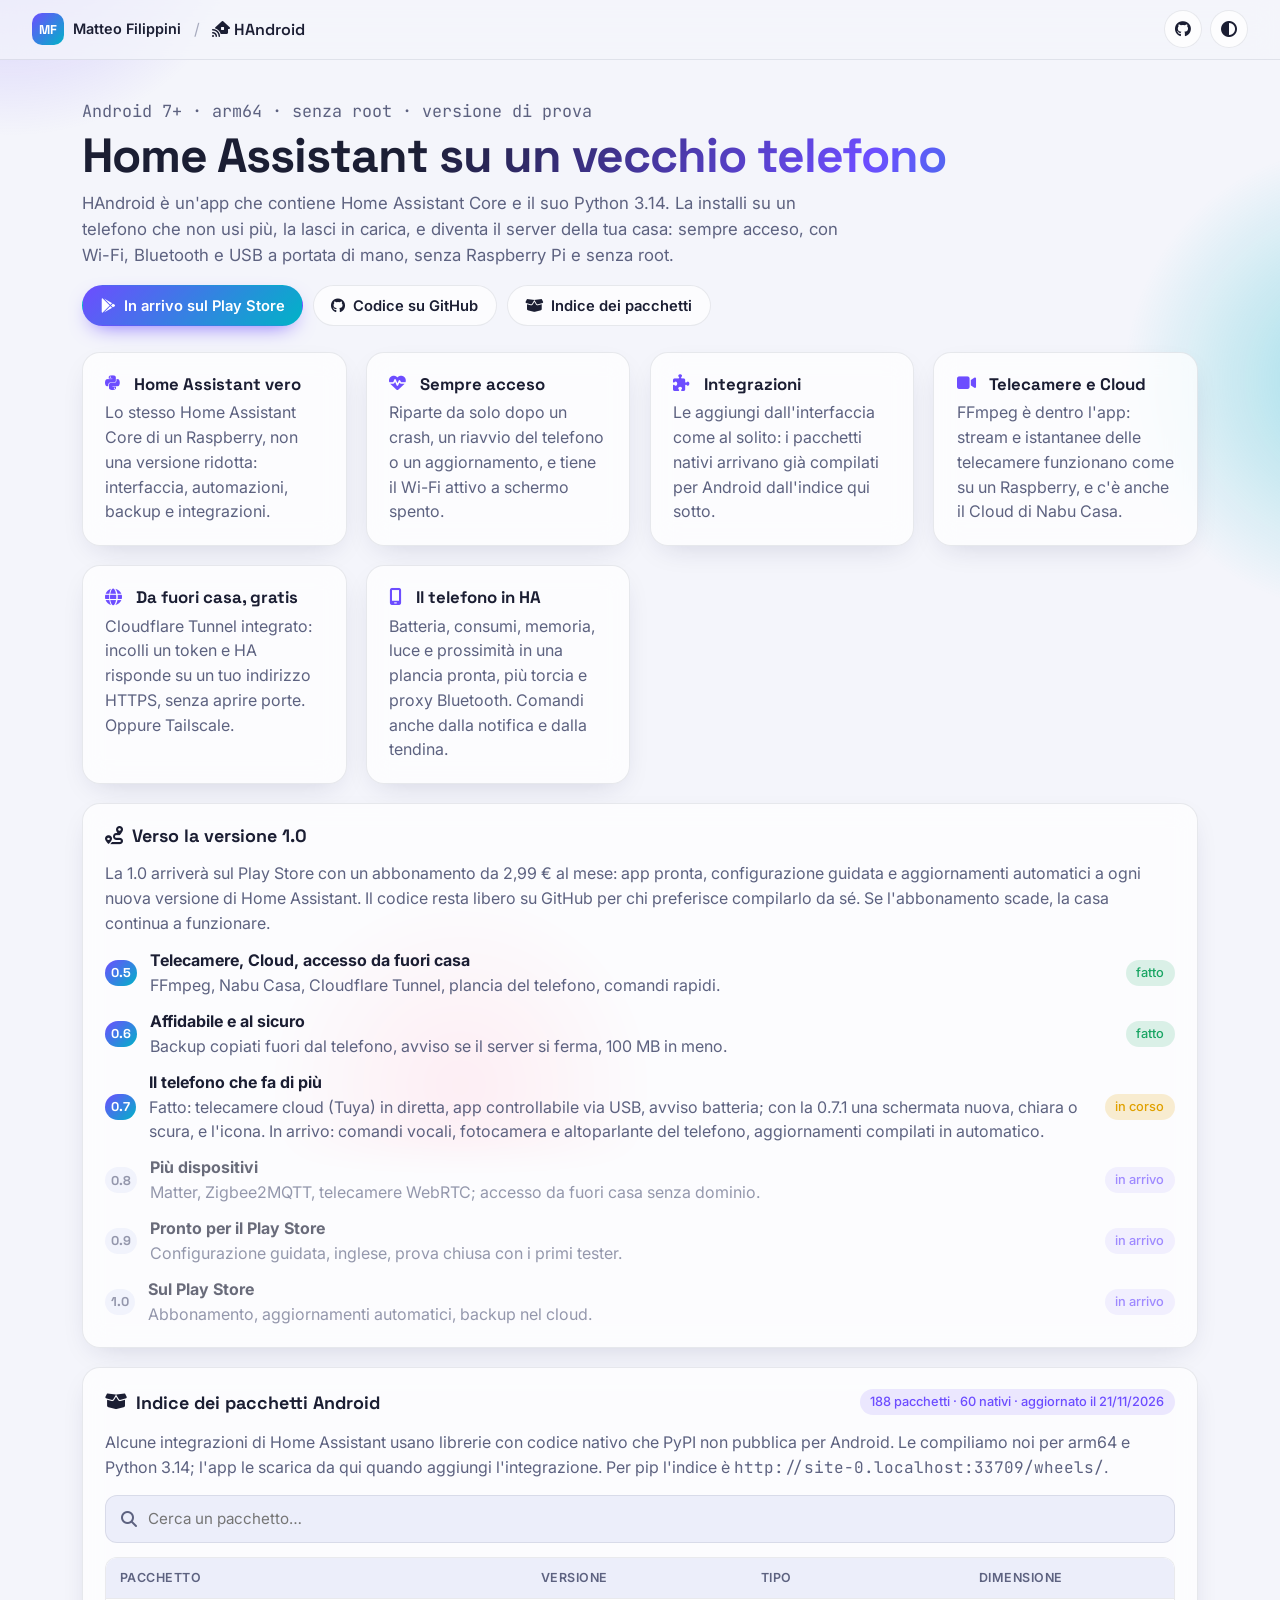
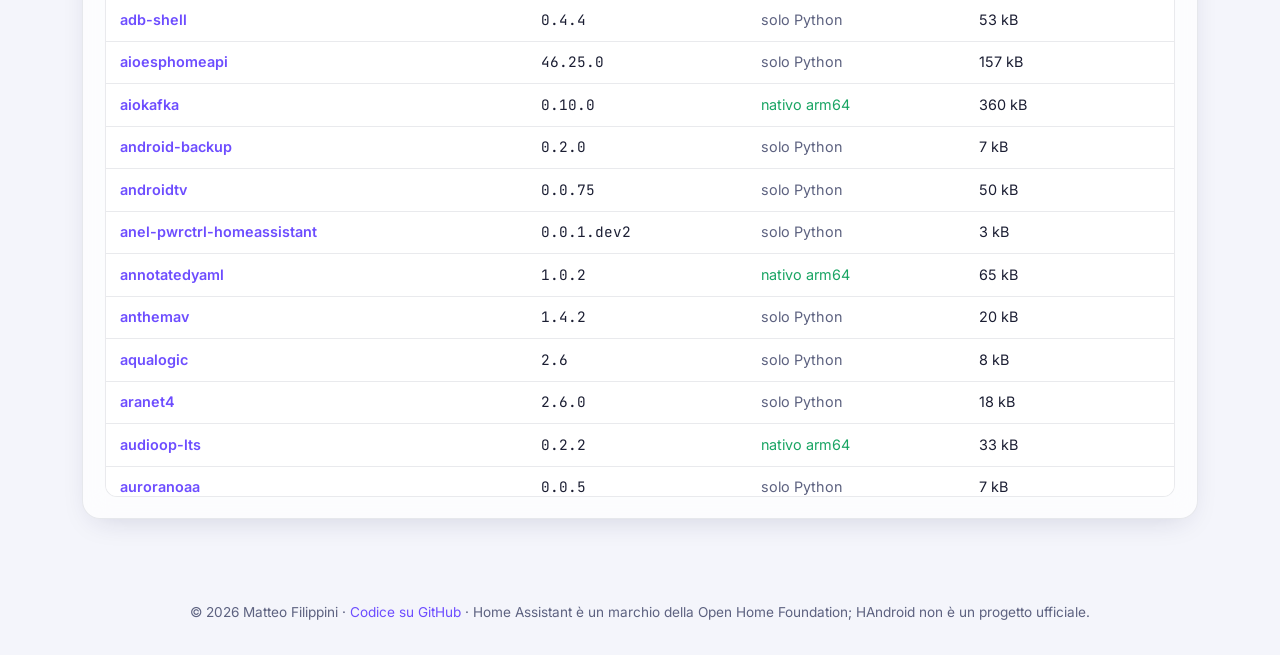
<file: index.html>
<!DOCTYPE html>
<html lang="it">
<head>
  <meta charset="UTF-8">
  <script src="mf-log.js" data-app="handroid"></script>
  <meta name="viewport" content="width=device-width, initial-scale=1.0">
  <title>HAndroid · Matteo Filippini</title>
  <meta name="description" content="Home Assistant Core nativo su Android, senza root: Python 3.14 dentro l'APK, sempre acceso su un vecchio telefono. Con l'indice dei pacchetti Android per le integrazioni.">
  <link rel="icon" href="data:image/svg+xml,<svg xmlns='http://www.w3.org/2000/svg' viewBox='0 0 100 100'><rect width='100' height='100' rx='22' fill='%237c5cff'/><text x='50' y='68' font-size='56' text-anchor='middle'>🏠</text></svg>">
  <link rel="stylesheet" href="https://cdnjs.cloudflare.com/ajax/libs/font-awesome/6.5.1/css/all.min.css">
  <link rel="stylesheet" href="mf-theme.css">
  <link rel="stylesheet" href="stile.css">
  <script src="mf-theme.js"></script>
</head>
<body>

<header class="mf-topbar">
  <a class="mf-home" href="https://mattemn97.github.io/" title="Torna al sito di Matteo Filippini"><span class="mf-mark">MF</span><span class="mf-home-name">Matteo Filippini</span></a>
  <span class="mf-sep">/</span>
  <h1 class="mf-app-title"><i class="fa-solid fa-house-signal"></i> HAndroid</h1>
  <div class="mf-topbar-actions">
    <a class="mf-icon-btn" href="https://github.com/Mattemn97/HAndroid" target="_blank" rel="noopener" aria-label="Codice su GitHub"><i class="fa-brands fa-github"></i></a>
    <button class="mf-icon-btn" id="mfTheme" type="button" aria-label="Cambia tema"><i class="fa-solid fa-circle-half-stroke"></i></button>
  </div>
</header>

<main class="mf-main">
  <section class="mf-hero">
    <p class="mf-eyebrow">Android 7+ · arm64 · senza root · versione di prova</p>
    <h1>Home Assistant su un vecchio telefono</h1>
    <p>
      HAndroid è un'app che contiene Home Assistant Core e il suo Python 3.14. La installi su un telefono che non usi
      più, la lasci in carica, e diventa il server della tua casa: sempre acceso, con Wi-Fi, Bluetooth e USB a portata
      di mano, senza Raspberry Pi e senza root.
    </p>
    <div class="azioni">
      <a class="mf-btn mf-btn-primary" href="#tappe"><i class="fa-brands fa-google-play"></i> In arrivo sul Play Store</a>
      <a class="mf-btn" href="https://github.com/Mattemn97/HAndroid"><i class="fa-brands fa-github"></i> Codice su GitHub</a>
      <a class="mf-btn" href="#indice"><i class="fa-solid fa-box-open"></i> Indice dei pacchetti</a>
    </div>
  </section>

  <section class="mf-grid schede">
    <article class="mf-card mf-anim" style="--i:0">
      <h2><i class="fa-brands fa-python"></i> Home Assistant vero</h2>
      <p class="muted">Lo stesso Home Assistant Core di un Raspberry, non una versione ridotta: interfaccia, automazioni, backup e integrazioni.</p>
    </article>
    <article class="mf-card mf-anim" style="--i:1">
      <h2><i class="fa-solid fa-heart-pulse"></i> Sempre acceso</h2>
      <p class="muted">Riparte da solo dopo un crash, un riavvio del telefono o un aggiornamento, e tiene il Wi-Fi attivo a schermo spento.</p>
    </article>
    <article class="mf-card mf-anim" style="--i:2">
      <h2><i class="fa-solid fa-puzzle-piece"></i> Integrazioni</h2>
      <p class="muted">Le aggiungi dall'interfaccia come al solito: i pacchetti nativi arrivano già compilati per Android dall'indice qui sotto.</p>
    </article>
    <article class="mf-card mf-anim" style="--i:3">
      <h2><i class="fa-solid fa-video"></i> Telecamere e Cloud</h2>
      <p class="muted">FFmpeg è dentro l'app: stream e istantanee delle telecamere funzionano come su un Raspberry, e c'è anche il Cloud di Nabu Casa.</p>
    </article>
    <article class="mf-card mf-anim" style="--i:4">
      <h2><i class="fa-solid fa-globe"></i> Da fuori casa, gratis</h2>
      <p class="muted">Cloudflare Tunnel integrato: incolli un token e HA risponde su un tuo indirizzo HTTPS, senza aprire porte. Oppure Tailscale.</p>
    </article>
    <article class="mf-card mf-anim" style="--i:5">
      <h2><i class="fa-solid fa-mobile-screen"></i> Il telefono in HA</h2>
      <p class="muted">Batteria, consumi, memoria, luce e prossimità in una plancia pronta, più torcia e proxy Bluetooth. Comandi anche dalla notifica e dalla tendina.</p>
    </article>
  </section>

  <section class="mf-card tappe" id="tappe">
    <div class="mf-card-head"><h2><i class="fa-solid fa-route"></i> Verso la versione 1.0</h2></div>
    <p class="muted">
      La 1.0 arriverà sul Play Store con un abbonamento da 2,99 € al mese: app pronta, configurazione guidata e
      aggiornamenti automatici a ogni nuova versione di Home Assistant. Il codice resta libero su GitHub per chi
      preferisce compilarlo da sé. Se l'abbonamento scade, la casa continua a funzionare.
    </p>
    <ol class="elenco-tappe">
      <li class="fatto"><span class="mf-step">0.5</span><div><strong>Telecamere, Cloud, accesso da fuori casa</strong><span class="muted">FFmpeg, Nabu Casa, Cloudflare Tunnel, plancia del telefono, comandi rapidi.</span></div><span class="mf-pill">fatto</span></li>
      <li class="fatto"><span class="mf-step">0.6</span><div><strong>Affidabile e al sicuro</strong><span class="muted">Backup copiati fuori dal telefono, avviso se il server si ferma, 100 MB in meno.</span></div><span class="mf-pill">fatto</span></li>
      <li class="corso"><span class="mf-step">0.7</span><div><strong>Il telefono che fa di più</strong><span class="muted">Fatto: telecamere cloud (Tuya) in diretta, app controllabile via USB, avviso batteria; con la 0.7.1 una schermata nuova, chiara o scura, e l'icona. In arrivo: comandi vocali, fotocamera e altoparlante del telefono, aggiornamenti compilati in automatico.</span></div><span class="mf-pill">in corso</span></li>
      <li><span class="mf-step">0.8</span><div><strong>Più dispositivi</strong><span class="muted">Matter, Zigbee2MQTT, telecamere WebRTC; accesso da fuori casa senza dominio.</span></div><span class="mf-pill">in arrivo</span></li>
      <li><span class="mf-step">0.9</span><div><strong>Pronto per il Play Store</strong><span class="muted">Configurazione guidata, inglese, prova chiusa con i primi tester.</span></div><span class="mf-pill">in arrivo</span></li>
      <li><span class="mf-step">1.0</span><div><strong>Sul Play Store</strong><span class="muted">Abbonamento, aggiornamenti automatici, backup nel cloud.</span></div><span class="mf-pill">in arrivo</span></li>
    </ol>
  </section>

  <section class="mf-card" id="indice">
    <div class="mf-card-head">
      <h2><i class="fa-solid fa-box-open"></i> Indice dei pacchetti Android</h2>
      <span class="mf-pill" id="conteggio"><span class="mf-spinner"></span></span>
    </div>
    <p class="muted">
      Alcune integrazioni di Home Assistant usano librerie con codice nativo che PyPI non pubblica per Android.
      Le compiliamo noi per arm64 e Python 3.14; l'app le scarica da qui quando aggiungi l'integrazione.
      Per pip l'indice è <code class="mono" id="urlIndice">wheels/</code>.
    </p>
    <div class="mf-search">
      <i class="fa-solid fa-magnifying-glass"></i>
      <input id="q" class="mf-input" type="search" autocomplete="off" placeholder="Cerca un pacchetto…" aria-label="Cerca un pacchetto">
    </div>
    <div class="mf-table-wrap">
      <table class="mf-table">
        <thead><tr><th>Pacchetto</th><th>Versione</th><th>Tipo</th><th>Dimensione</th></tr></thead>
        <tbody id="righe"><tr><td colspan="4" class="muted"><span class="mf-spinner"></span> Caricamento…</td></tr></tbody>
      </table>
    </div>
  </section>
</main>

<footer class="mf-footer">
  © <span id="anno"></span> Matteo Filippini · <a href="https://github.com/Mattemn97/HAndroid" target="_blank" rel="noopener">Codice su GitHub</a> ·
  Home Assistant è un marchio della Open Home Foundation; HAndroid non è un progetto ufficiale.
</footer>

<script src="sito.js"></script>
</body>
</html>
</file>
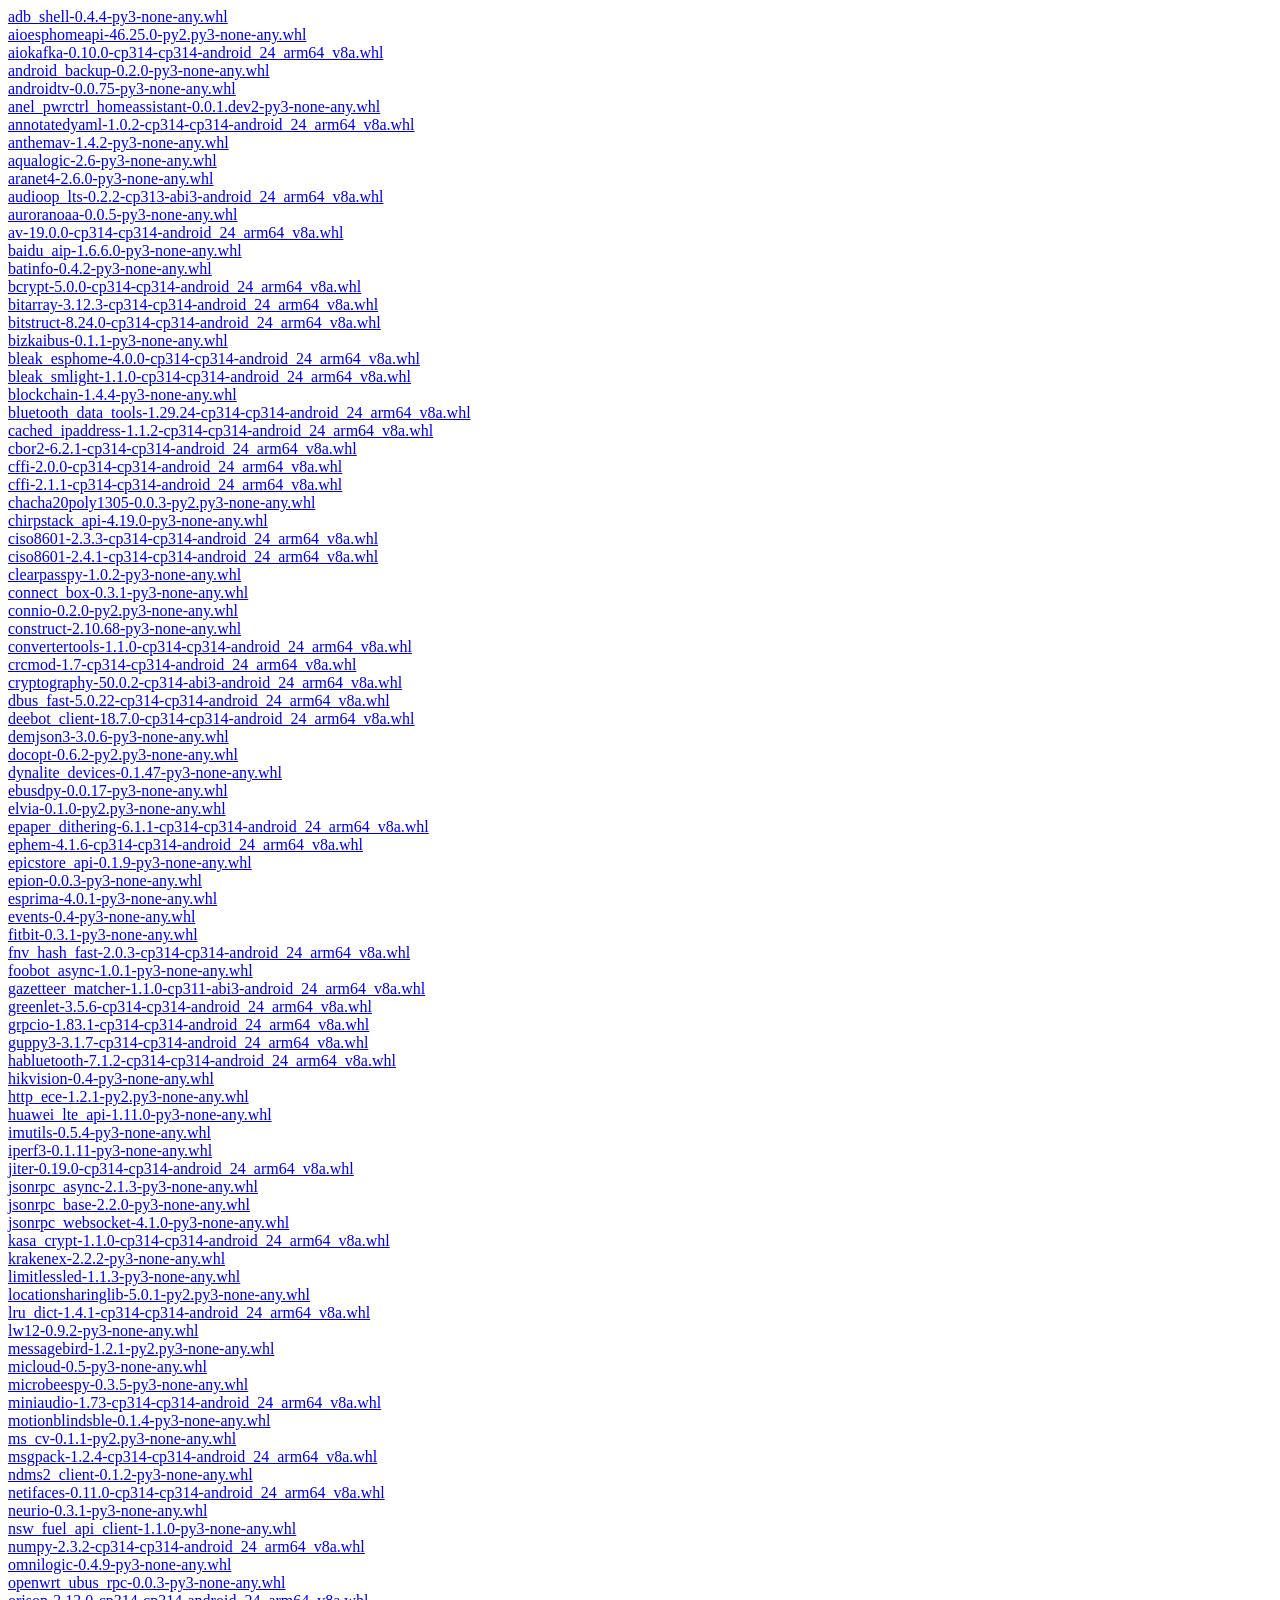
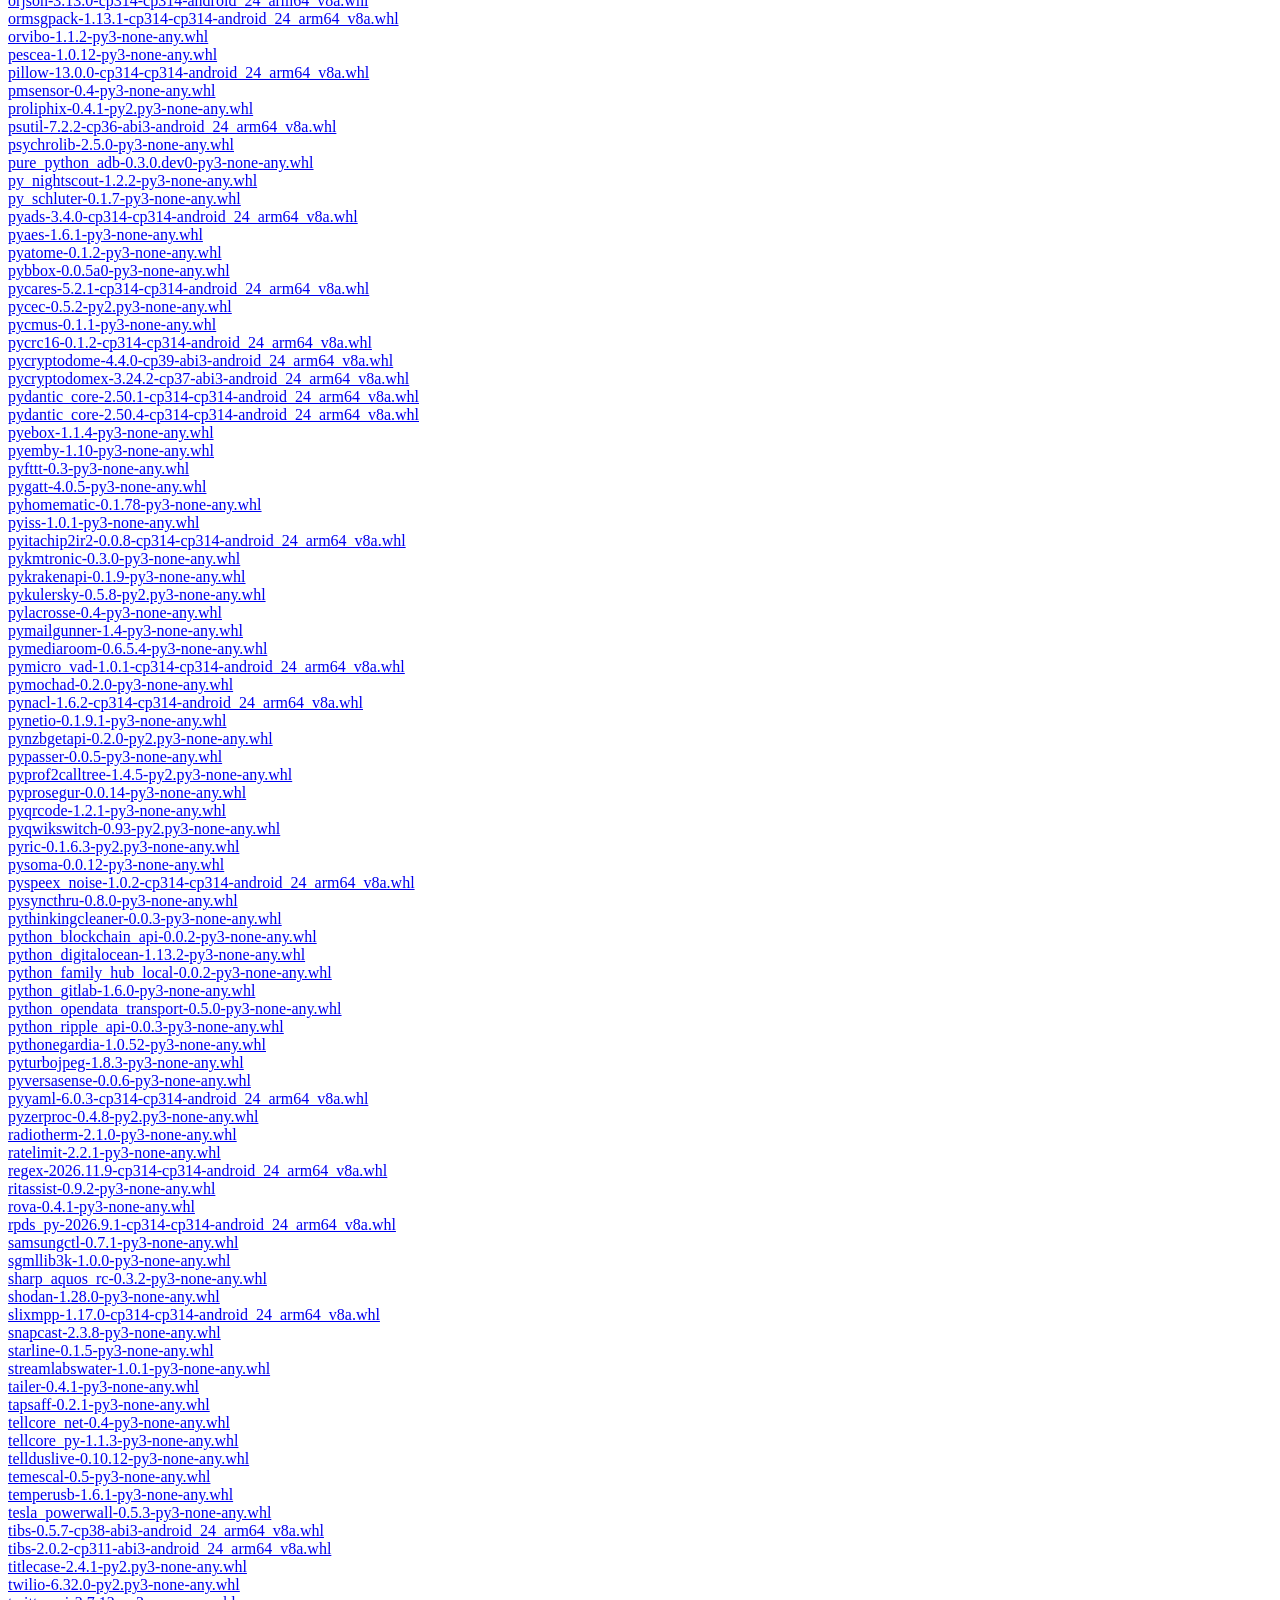
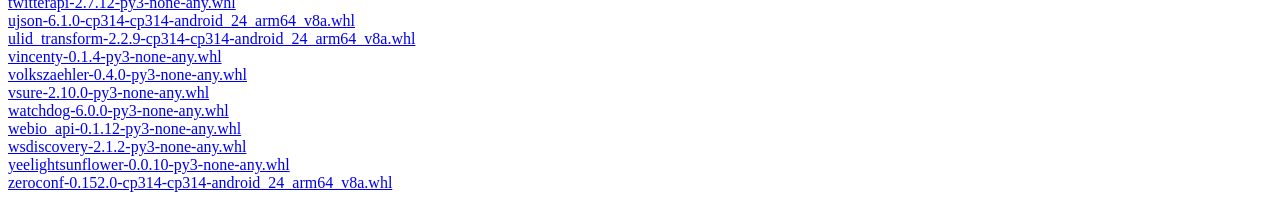
<file: wheels/index.html>
<!doctype html><meta charset="utf-8"><title>Wheel Android di HAndroid</title>
<a href="adb_shell-0.4.4-py3-none-any.whl">adb_shell-0.4.4-py3-none-any.whl</a><br>
<a href="aioesphomeapi-46.25.0-py2.py3-none-any.whl">aioesphomeapi-46.25.0-py2.py3-none-any.whl</a><br>
<a href="aiokafka-0.10.0-cp314-cp314-android_24_arm64_v8a.whl">aiokafka-0.10.0-cp314-cp314-android_24_arm64_v8a.whl</a><br>
<a href="android_backup-0.2.0-py3-none-any.whl">android_backup-0.2.0-py3-none-any.whl</a><br>
<a href="androidtv-0.0.75-py3-none-any.whl">androidtv-0.0.75-py3-none-any.whl</a><br>
<a href="anel_pwrctrl_homeassistant-0.0.1.dev2-py3-none-any.whl">anel_pwrctrl_homeassistant-0.0.1.dev2-py3-none-any.whl</a><br>
<a href="annotatedyaml-1.0.2-cp314-cp314-android_24_arm64_v8a.whl">annotatedyaml-1.0.2-cp314-cp314-android_24_arm64_v8a.whl</a><br>
<a href="anthemav-1.4.2-py3-none-any.whl">anthemav-1.4.2-py3-none-any.whl</a><br>
<a href="aqualogic-2.6-py3-none-any.whl">aqualogic-2.6-py3-none-any.whl</a><br>
<a href="aranet4-2.6.0-py3-none-any.whl">aranet4-2.6.0-py3-none-any.whl</a><br>
<a href="audioop_lts-0.2.2-cp313-abi3-android_24_arm64_v8a.whl">audioop_lts-0.2.2-cp313-abi3-android_24_arm64_v8a.whl</a><br>
<a href="auroranoaa-0.0.5-py3-none-any.whl">auroranoaa-0.0.5-py3-none-any.whl</a><br>
<a href="av-19.0.0-cp314-cp314-android_24_arm64_v8a.whl">av-19.0.0-cp314-cp314-android_24_arm64_v8a.whl</a><br>
<a href="baidu_aip-1.6.6.0-py3-none-any.whl">baidu_aip-1.6.6.0-py3-none-any.whl</a><br>
<a href="batinfo-0.4.2-py3-none-any.whl">batinfo-0.4.2-py3-none-any.whl</a><br>
<a href="bcrypt-5.0.0-cp314-cp314-android_24_arm64_v8a.whl">bcrypt-5.0.0-cp314-cp314-android_24_arm64_v8a.whl</a><br>
<a href="bitarray-3.12.3-cp314-cp314-android_24_arm64_v8a.whl">bitarray-3.12.3-cp314-cp314-android_24_arm64_v8a.whl</a><br>
<a href="bitstruct-8.24.0-cp314-cp314-android_24_arm64_v8a.whl">bitstruct-8.24.0-cp314-cp314-android_24_arm64_v8a.whl</a><br>
<a href="bizkaibus-0.1.1-py3-none-any.whl">bizkaibus-0.1.1-py3-none-any.whl</a><br>
<a href="bleak_esphome-4.0.0-cp314-cp314-android_24_arm64_v8a.whl">bleak_esphome-4.0.0-cp314-cp314-android_24_arm64_v8a.whl</a><br>
<a href="bleak_smlight-1.1.0-cp314-cp314-android_24_arm64_v8a.whl">bleak_smlight-1.1.0-cp314-cp314-android_24_arm64_v8a.whl</a><br>
<a href="blockchain-1.4.4-py3-none-any.whl">blockchain-1.4.4-py3-none-any.whl</a><br>
<a href="bluetooth_data_tools-1.29.24-cp314-cp314-android_24_arm64_v8a.whl">bluetooth_data_tools-1.29.24-cp314-cp314-android_24_arm64_v8a.whl</a><br>
<a href="cached_ipaddress-1.1.2-cp314-cp314-android_24_arm64_v8a.whl">cached_ipaddress-1.1.2-cp314-cp314-android_24_arm64_v8a.whl</a><br>
<a href="cbor2-6.2.1-cp314-cp314-android_24_arm64_v8a.whl">cbor2-6.2.1-cp314-cp314-android_24_arm64_v8a.whl</a><br>
<a href="cffi-2.0.0-cp314-cp314-android_24_arm64_v8a.whl">cffi-2.0.0-cp314-cp314-android_24_arm64_v8a.whl</a><br>
<a href="cffi-2.1.1-cp314-cp314-android_24_arm64_v8a.whl">cffi-2.1.1-cp314-cp314-android_24_arm64_v8a.whl</a><br>
<a href="chacha20poly1305-0.0.3-py2.py3-none-any.whl">chacha20poly1305-0.0.3-py2.py3-none-any.whl</a><br>
<a href="chirpstack_api-4.19.0-py3-none-any.whl">chirpstack_api-4.19.0-py3-none-any.whl</a><br>
<a href="ciso8601-2.3.3-cp314-cp314-android_24_arm64_v8a.whl">ciso8601-2.3.3-cp314-cp314-android_24_arm64_v8a.whl</a><br>
<a href="ciso8601-2.4.1-cp314-cp314-android_24_arm64_v8a.whl">ciso8601-2.4.1-cp314-cp314-android_24_arm64_v8a.whl</a><br>
<a href="clearpasspy-1.0.2-py3-none-any.whl">clearpasspy-1.0.2-py3-none-any.whl</a><br>
<a href="connect_box-0.3.1-py3-none-any.whl">connect_box-0.3.1-py3-none-any.whl</a><br>
<a href="connio-0.2.0-py2.py3-none-any.whl">connio-0.2.0-py2.py3-none-any.whl</a><br>
<a href="construct-2.10.68-py3-none-any.whl">construct-2.10.68-py3-none-any.whl</a><br>
<a href="convertertools-1.1.0-cp314-cp314-android_24_arm64_v8a.whl">convertertools-1.1.0-cp314-cp314-android_24_arm64_v8a.whl</a><br>
<a href="crcmod-1.7-cp314-cp314-android_24_arm64_v8a.whl">crcmod-1.7-cp314-cp314-android_24_arm64_v8a.whl</a><br>
<a href="cryptography-50.0.2-cp314-abi3-android_24_arm64_v8a.whl">cryptography-50.0.2-cp314-abi3-android_24_arm64_v8a.whl</a><br>
<a href="dbus_fast-5.0.22-cp314-cp314-android_24_arm64_v8a.whl">dbus_fast-5.0.22-cp314-cp314-android_24_arm64_v8a.whl</a><br>
<a href="deebot_client-18.7.0-cp314-cp314-android_24_arm64_v8a.whl">deebot_client-18.7.0-cp314-cp314-android_24_arm64_v8a.whl</a><br>
<a href="demjson3-3.0.6-py3-none-any.whl">demjson3-3.0.6-py3-none-any.whl</a><br>
<a href="docopt-0.6.2-py2.py3-none-any.whl">docopt-0.6.2-py2.py3-none-any.whl</a><br>
<a href="dynalite_devices-0.1.47-py3-none-any.whl">dynalite_devices-0.1.47-py3-none-any.whl</a><br>
<a href="ebusdpy-0.0.17-py3-none-any.whl">ebusdpy-0.0.17-py3-none-any.whl</a><br>
<a href="elvia-0.1.0-py2.py3-none-any.whl">elvia-0.1.0-py2.py3-none-any.whl</a><br>
<a href="epaper_dithering-6.1.1-cp314-cp314-android_24_arm64_v8a.whl">epaper_dithering-6.1.1-cp314-cp314-android_24_arm64_v8a.whl</a><br>
<a href="ephem-4.1.6-cp314-cp314-android_24_arm64_v8a.whl">ephem-4.1.6-cp314-cp314-android_24_arm64_v8a.whl</a><br>
<a href="epicstore_api-0.1.9-py3-none-any.whl">epicstore_api-0.1.9-py3-none-any.whl</a><br>
<a href="epion-0.0.3-py3-none-any.whl">epion-0.0.3-py3-none-any.whl</a><br>
<a href="esprima-4.0.1-py3-none-any.whl">esprima-4.0.1-py3-none-any.whl</a><br>
<a href="events-0.4-py3-none-any.whl">events-0.4-py3-none-any.whl</a><br>
<a href="fitbit-0.3.1-py3-none-any.whl">fitbit-0.3.1-py3-none-any.whl</a><br>
<a href="fnv_hash_fast-2.0.3-cp314-cp314-android_24_arm64_v8a.whl">fnv_hash_fast-2.0.3-cp314-cp314-android_24_arm64_v8a.whl</a><br>
<a href="foobot_async-1.0.1-py3-none-any.whl">foobot_async-1.0.1-py3-none-any.whl</a><br>
<a href="gazetteer_matcher-1.1.0-cp311-abi3-android_24_arm64_v8a.whl">gazetteer_matcher-1.1.0-cp311-abi3-android_24_arm64_v8a.whl</a><br>
<a href="greenlet-3.5.6-cp314-cp314-android_24_arm64_v8a.whl">greenlet-3.5.6-cp314-cp314-android_24_arm64_v8a.whl</a><br>
<a href="grpcio-1.83.1-cp314-cp314-android_24_arm64_v8a.whl">grpcio-1.83.1-cp314-cp314-android_24_arm64_v8a.whl</a><br>
<a href="guppy3-3.1.7-cp314-cp314-android_24_arm64_v8a.whl">guppy3-3.1.7-cp314-cp314-android_24_arm64_v8a.whl</a><br>
<a href="habluetooth-7.1.2-cp314-cp314-android_24_arm64_v8a.whl">habluetooth-7.1.2-cp314-cp314-android_24_arm64_v8a.whl</a><br>
<a href="hikvision-0.4-py3-none-any.whl">hikvision-0.4-py3-none-any.whl</a><br>
<a href="http_ece-1.2.1-py2.py3-none-any.whl">http_ece-1.2.1-py2.py3-none-any.whl</a><br>
<a href="huawei_lte_api-1.11.0-py3-none-any.whl">huawei_lte_api-1.11.0-py3-none-any.whl</a><br>
<a href="imutils-0.5.4-py3-none-any.whl">imutils-0.5.4-py3-none-any.whl</a><br>
<a href="iperf3-0.1.11-py3-none-any.whl">iperf3-0.1.11-py3-none-any.whl</a><br>
<a href="jiter-0.19.0-cp314-cp314-android_24_arm64_v8a.whl">jiter-0.19.0-cp314-cp314-android_24_arm64_v8a.whl</a><br>
<a href="jsonrpc_async-2.1.3-py3-none-any.whl">jsonrpc_async-2.1.3-py3-none-any.whl</a><br>
<a href="jsonrpc_base-2.2.0-py3-none-any.whl">jsonrpc_base-2.2.0-py3-none-any.whl</a><br>
<a href="jsonrpc_websocket-4.1.0-py3-none-any.whl">jsonrpc_websocket-4.1.0-py3-none-any.whl</a><br>
<a href="kasa_crypt-1.1.0-cp314-cp314-android_24_arm64_v8a.whl">kasa_crypt-1.1.0-cp314-cp314-android_24_arm64_v8a.whl</a><br>
<a href="krakenex-2.2.2-py3-none-any.whl">krakenex-2.2.2-py3-none-any.whl</a><br>
<a href="limitlessled-1.1.3-py3-none-any.whl">limitlessled-1.1.3-py3-none-any.whl</a><br>
<a href="locationsharinglib-5.0.1-py2.py3-none-any.whl">locationsharinglib-5.0.1-py2.py3-none-any.whl</a><br>
<a href="lru_dict-1.4.1-cp314-cp314-android_24_arm64_v8a.whl">lru_dict-1.4.1-cp314-cp314-android_24_arm64_v8a.whl</a><br>
<a href="lw12-0.9.2-py3-none-any.whl">lw12-0.9.2-py3-none-any.whl</a><br>
<a href="messagebird-1.2.1-py2.py3-none-any.whl">messagebird-1.2.1-py2.py3-none-any.whl</a><br>
<a href="micloud-0.5-py3-none-any.whl">micloud-0.5-py3-none-any.whl</a><br>
<a href="microbeespy-0.3.5-py3-none-any.whl">microbeespy-0.3.5-py3-none-any.whl</a><br>
<a href="miniaudio-1.73-cp314-cp314-android_24_arm64_v8a.whl">miniaudio-1.73-cp314-cp314-android_24_arm64_v8a.whl</a><br>
<a href="motionblindsble-0.1.4-py3-none-any.whl">motionblindsble-0.1.4-py3-none-any.whl</a><br>
<a href="ms_cv-0.1.1-py2.py3-none-any.whl">ms_cv-0.1.1-py2.py3-none-any.whl</a><br>
<a href="msgpack-1.2.4-cp314-cp314-android_24_arm64_v8a.whl">msgpack-1.2.4-cp314-cp314-android_24_arm64_v8a.whl</a><br>
<a href="ndms2_client-0.1.2-py3-none-any.whl">ndms2_client-0.1.2-py3-none-any.whl</a><br>
<a href="netifaces-0.11.0-cp314-cp314-android_24_arm64_v8a.whl">netifaces-0.11.0-cp314-cp314-android_24_arm64_v8a.whl</a><br>
<a href="neurio-0.3.1-py3-none-any.whl">neurio-0.3.1-py3-none-any.whl</a><br>
<a href="nsw_fuel_api_client-1.1.0-py3-none-any.whl">nsw_fuel_api_client-1.1.0-py3-none-any.whl</a><br>
<a href="numpy-2.3.2-cp314-cp314-android_24_arm64_v8a.whl">numpy-2.3.2-cp314-cp314-android_24_arm64_v8a.whl</a><br>
<a href="omnilogic-0.4.9-py3-none-any.whl">omnilogic-0.4.9-py3-none-any.whl</a><br>
<a href="openwrt_ubus_rpc-0.0.3-py3-none-any.whl">openwrt_ubus_rpc-0.0.3-py3-none-any.whl</a><br>
<a href="orjson-3.13.0-cp314-cp314-android_24_arm64_v8a.whl">orjson-3.13.0-cp314-cp314-android_24_arm64_v8a.whl</a><br>
<a href="ormsgpack-1.13.1-cp314-cp314-android_24_arm64_v8a.whl">ormsgpack-1.13.1-cp314-cp314-android_24_arm64_v8a.whl</a><br>
<a href="orvibo-1.1.2-py3-none-any.whl">orvibo-1.1.2-py3-none-any.whl</a><br>
<a href="pescea-1.0.12-py3-none-any.whl">pescea-1.0.12-py3-none-any.whl</a><br>
<a href="pillow-13.0.0-cp314-cp314-android_24_arm64_v8a.whl">pillow-13.0.0-cp314-cp314-android_24_arm64_v8a.whl</a><br>
<a href="pmsensor-0.4-py3-none-any.whl">pmsensor-0.4-py3-none-any.whl</a><br>
<a href="proliphix-0.4.1-py2.py3-none-any.whl">proliphix-0.4.1-py2.py3-none-any.whl</a><br>
<a href="psutil-7.2.2-cp36-abi3-android_24_arm64_v8a.whl">psutil-7.2.2-cp36-abi3-android_24_arm64_v8a.whl</a><br>
<a href="psychrolib-2.5.0-py3-none-any.whl">psychrolib-2.5.0-py3-none-any.whl</a><br>
<a href="pure_python_adb-0.3.0.dev0-py3-none-any.whl">pure_python_adb-0.3.0.dev0-py3-none-any.whl</a><br>
<a href="py_nightscout-1.2.2-py3-none-any.whl">py_nightscout-1.2.2-py3-none-any.whl</a><br>
<a href="py_schluter-0.1.7-py3-none-any.whl">py_schluter-0.1.7-py3-none-any.whl</a><br>
<a href="pyads-3.4.0-cp314-cp314-android_24_arm64_v8a.whl">pyads-3.4.0-cp314-cp314-android_24_arm64_v8a.whl</a><br>
<a href="pyaes-1.6.1-py3-none-any.whl">pyaes-1.6.1-py3-none-any.whl</a><br>
<a href="pyatome-0.1.2-py3-none-any.whl">pyatome-0.1.2-py3-none-any.whl</a><br>
<a href="pybbox-0.0.5a0-py3-none-any.whl">pybbox-0.0.5a0-py3-none-any.whl</a><br>
<a href="pycares-5.2.1-cp314-cp314-android_24_arm64_v8a.whl">pycares-5.2.1-cp314-cp314-android_24_arm64_v8a.whl</a><br>
<a href="pycec-0.5.2-py2.py3-none-any.whl">pycec-0.5.2-py2.py3-none-any.whl</a><br>
<a href="pycmus-0.1.1-py3-none-any.whl">pycmus-0.1.1-py3-none-any.whl</a><br>
<a href="pycrc16-0.1.2-cp314-cp314-android_24_arm64_v8a.whl">pycrc16-0.1.2-cp314-cp314-android_24_arm64_v8a.whl</a><br>
<a href="pycryptodome-4.4.0-cp39-abi3-android_24_arm64_v8a.whl">pycryptodome-4.4.0-cp39-abi3-android_24_arm64_v8a.whl</a><br>
<a href="pycryptodomex-3.24.2-cp37-abi3-android_24_arm64_v8a.whl">pycryptodomex-3.24.2-cp37-abi3-android_24_arm64_v8a.whl</a><br>
<a href="pydantic_core-2.50.1-cp314-cp314-android_24_arm64_v8a.whl">pydantic_core-2.50.1-cp314-cp314-android_24_arm64_v8a.whl</a><br>
<a href="pydantic_core-2.50.4-cp314-cp314-android_24_arm64_v8a.whl">pydantic_core-2.50.4-cp314-cp314-android_24_arm64_v8a.whl</a><br>
<a href="pyebox-1.1.4-py3-none-any.whl">pyebox-1.1.4-py3-none-any.whl</a><br>
<a href="pyemby-1.10-py3-none-any.whl">pyemby-1.10-py3-none-any.whl</a><br>
<a href="pyfttt-0.3-py3-none-any.whl">pyfttt-0.3-py3-none-any.whl</a><br>
<a href="pygatt-4.0.5-py3-none-any.whl">pygatt-4.0.5-py3-none-any.whl</a><br>
<a href="pyhomematic-0.1.78-py3-none-any.whl">pyhomematic-0.1.78-py3-none-any.whl</a><br>
<a href="pyiss-1.0.1-py3-none-any.whl">pyiss-1.0.1-py3-none-any.whl</a><br>
<a href="pyitachip2ir2-0.0.8-cp314-cp314-android_24_arm64_v8a.whl">pyitachip2ir2-0.0.8-cp314-cp314-android_24_arm64_v8a.whl</a><br>
<a href="pykmtronic-0.3.0-py3-none-any.whl">pykmtronic-0.3.0-py3-none-any.whl</a><br>
<a href="pykrakenapi-0.1.9-py3-none-any.whl">pykrakenapi-0.1.9-py3-none-any.whl</a><br>
<a href="pykulersky-0.5.8-py2.py3-none-any.whl">pykulersky-0.5.8-py2.py3-none-any.whl</a><br>
<a href="pylacrosse-0.4-py3-none-any.whl">pylacrosse-0.4-py3-none-any.whl</a><br>
<a href="pymailgunner-1.4-py3-none-any.whl">pymailgunner-1.4-py3-none-any.whl</a><br>
<a href="pymediaroom-0.6.5.4-py3-none-any.whl">pymediaroom-0.6.5.4-py3-none-any.whl</a><br>
<a href="pymicro_vad-1.0.1-cp314-cp314-android_24_arm64_v8a.whl">pymicro_vad-1.0.1-cp314-cp314-android_24_arm64_v8a.whl</a><br>
<a href="pymochad-0.2.0-py3-none-any.whl">pymochad-0.2.0-py3-none-any.whl</a><br>
<a href="pynacl-1.6.2-cp314-cp314-android_24_arm64_v8a.whl">pynacl-1.6.2-cp314-cp314-android_24_arm64_v8a.whl</a><br>
<a href="pynetio-0.1.9.1-py3-none-any.whl">pynetio-0.1.9.1-py3-none-any.whl</a><br>
<a href="pynzbgetapi-0.2.0-py2.py3-none-any.whl">pynzbgetapi-0.2.0-py2.py3-none-any.whl</a><br>
<a href="pypasser-0.0.5-py3-none-any.whl">pypasser-0.0.5-py3-none-any.whl</a><br>
<a href="pyprof2calltree-1.4.5-py2.py3-none-any.whl">pyprof2calltree-1.4.5-py2.py3-none-any.whl</a><br>
<a href="pyprosegur-0.0.14-py3-none-any.whl">pyprosegur-0.0.14-py3-none-any.whl</a><br>
<a href="pyqrcode-1.2.1-py3-none-any.whl">pyqrcode-1.2.1-py3-none-any.whl</a><br>
<a href="pyqwikswitch-0.93-py2.py3-none-any.whl">pyqwikswitch-0.93-py2.py3-none-any.whl</a><br>
<a href="pyric-0.1.6.3-py2.py3-none-any.whl">pyric-0.1.6.3-py2.py3-none-any.whl</a><br>
<a href="pysoma-0.0.12-py3-none-any.whl">pysoma-0.0.12-py3-none-any.whl</a><br>
<a href="pyspeex_noise-1.0.2-cp314-cp314-android_24_arm64_v8a.whl">pyspeex_noise-1.0.2-cp314-cp314-android_24_arm64_v8a.whl</a><br>
<a href="pysyncthru-0.8.0-py3-none-any.whl">pysyncthru-0.8.0-py3-none-any.whl</a><br>
<a href="pythinkingcleaner-0.0.3-py3-none-any.whl">pythinkingcleaner-0.0.3-py3-none-any.whl</a><br>
<a href="python_blockchain_api-0.0.2-py3-none-any.whl">python_blockchain_api-0.0.2-py3-none-any.whl</a><br>
<a href="python_digitalocean-1.13.2-py3-none-any.whl">python_digitalocean-1.13.2-py3-none-any.whl</a><br>
<a href="python_family_hub_local-0.0.2-py3-none-any.whl">python_family_hub_local-0.0.2-py3-none-any.whl</a><br>
<a href="python_gitlab-1.6.0-py3-none-any.whl">python_gitlab-1.6.0-py3-none-any.whl</a><br>
<a href="python_opendata_transport-0.5.0-py3-none-any.whl">python_opendata_transport-0.5.0-py3-none-any.whl</a><br>
<a href="python_ripple_api-0.0.3-py3-none-any.whl">python_ripple_api-0.0.3-py3-none-any.whl</a><br>
<a href="pythonegardia-1.0.52-py3-none-any.whl">pythonegardia-1.0.52-py3-none-any.whl</a><br>
<a href="pyturbojpeg-1.8.3-py3-none-any.whl">pyturbojpeg-1.8.3-py3-none-any.whl</a><br>
<a href="pyversasense-0.0.6-py3-none-any.whl">pyversasense-0.0.6-py3-none-any.whl</a><br>
<a href="pyyaml-6.0.3-cp314-cp314-android_24_arm64_v8a.whl">pyyaml-6.0.3-cp314-cp314-android_24_arm64_v8a.whl</a><br>
<a href="pyzerproc-0.4.8-py2.py3-none-any.whl">pyzerproc-0.4.8-py2.py3-none-any.whl</a><br>
<a href="radiotherm-2.1.0-py3-none-any.whl">radiotherm-2.1.0-py3-none-any.whl</a><br>
<a href="ratelimit-2.2.1-py3-none-any.whl">ratelimit-2.2.1-py3-none-any.whl</a><br>
<a href="regex-2026.11.9-cp314-cp314-android_24_arm64_v8a.whl">regex-2026.11.9-cp314-cp314-android_24_arm64_v8a.whl</a><br>
<a href="ritassist-0.9.2-py3-none-any.whl">ritassist-0.9.2-py3-none-any.whl</a><br>
<a href="rova-0.4.1-py3-none-any.whl">rova-0.4.1-py3-none-any.whl</a><br>
<a href="rpds_py-2026.9.1-cp314-cp314-android_24_arm64_v8a.whl">rpds_py-2026.9.1-cp314-cp314-android_24_arm64_v8a.whl</a><br>
<a href="samsungctl-0.7.1-py3-none-any.whl">samsungctl-0.7.1-py3-none-any.whl</a><br>
<a href="sgmllib3k-1.0.0-py3-none-any.whl">sgmllib3k-1.0.0-py3-none-any.whl</a><br>
<a href="sharp_aquos_rc-0.3.2-py3-none-any.whl">sharp_aquos_rc-0.3.2-py3-none-any.whl</a><br>
<a href="shodan-1.28.0-py3-none-any.whl">shodan-1.28.0-py3-none-any.whl</a><br>
<a href="slixmpp-1.17.0-cp314-cp314-android_24_arm64_v8a.whl">slixmpp-1.17.0-cp314-cp314-android_24_arm64_v8a.whl</a><br>
<a href="snapcast-2.3.8-py3-none-any.whl">snapcast-2.3.8-py3-none-any.whl</a><br>
<a href="starline-0.1.5-py3-none-any.whl">starline-0.1.5-py3-none-any.whl</a><br>
<a href="streamlabswater-1.0.1-py3-none-any.whl">streamlabswater-1.0.1-py3-none-any.whl</a><br>
<a href="tailer-0.4.1-py3-none-any.whl">tailer-0.4.1-py3-none-any.whl</a><br>
<a href="tapsaff-0.2.1-py3-none-any.whl">tapsaff-0.2.1-py3-none-any.whl</a><br>
<a href="tellcore_net-0.4-py3-none-any.whl">tellcore_net-0.4-py3-none-any.whl</a><br>
<a href="tellcore_py-1.1.3-py3-none-any.whl">tellcore_py-1.1.3-py3-none-any.whl</a><br>
<a href="tellduslive-0.10.12-py3-none-any.whl">tellduslive-0.10.12-py3-none-any.whl</a><br>
<a href="temescal-0.5-py3-none-any.whl">temescal-0.5-py3-none-any.whl</a><br>
<a href="temperusb-1.6.1-py3-none-any.whl">temperusb-1.6.1-py3-none-any.whl</a><br>
<a href="tesla_powerwall-0.5.3-py3-none-any.whl">tesla_powerwall-0.5.3-py3-none-any.whl</a><br>
<a href="tibs-0.5.7-cp38-abi3-android_24_arm64_v8a.whl">tibs-0.5.7-cp38-abi3-android_24_arm64_v8a.whl</a><br>
<a href="tibs-2.0.2-cp311-abi3-android_24_arm64_v8a.whl">tibs-2.0.2-cp311-abi3-android_24_arm64_v8a.whl</a><br>
<a href="titlecase-2.4.1-py2.py3-none-any.whl">titlecase-2.4.1-py2.py3-none-any.whl</a><br>
<a href="twilio-6.32.0-py2.py3-none-any.whl">twilio-6.32.0-py2.py3-none-any.whl</a><br>
<a href="twitterapi-2.7.12-py3-none-any.whl">twitterapi-2.7.12-py3-none-any.whl</a><br>
<a href="ujson-6.1.0-cp314-cp314-android_24_arm64_v8a.whl">ujson-6.1.0-cp314-cp314-android_24_arm64_v8a.whl</a><br>
<a href="ulid_transform-2.2.9-cp314-cp314-android_24_arm64_v8a.whl">ulid_transform-2.2.9-cp314-cp314-android_24_arm64_v8a.whl</a><br>
<a href="vincenty-0.1.4-py3-none-any.whl">vincenty-0.1.4-py3-none-any.whl</a><br>
<a href="volkszaehler-0.4.0-py3-none-any.whl">volkszaehler-0.4.0-py3-none-any.whl</a><br>
<a href="vsure-2.10.0-py3-none-any.whl">vsure-2.10.0-py3-none-any.whl</a><br>
<a href="watchdog-6.0.0-py3-none-any.whl">watchdog-6.0.0-py3-none-any.whl</a><br>
<a href="webio_api-0.1.12-py3-none-any.whl">webio_api-0.1.12-py3-none-any.whl</a><br>
<a href="wsdiscovery-2.1.2-py3-none-any.whl">wsdiscovery-2.1.2-py3-none-any.whl</a><br>
<a href="yeelightsunflower-0.0.10-py3-none-any.whl">yeelightsunflower-0.0.10-py3-none-any.whl</a><br>
<a href="zeroconf-0.152.0-cp314-cp314-android_24_arm64_v8a.whl">zeroconf-0.152.0-cp314-cp314-android_24_arm64_v8a.whl</a><br>
</file>
<file: mf-theme.css>
/* ==========================================================
   mf-theme · stile condiviso dei progetti di Matteo Filippini
   Stessi colori, font e componenti di https://mattemn97.github.io
   ========================================================== */
@import url('https://fonts.googleapis.com/css2?family=Inter:wght@400;500;600;700&family=Space+Grotesk:wght@500;700&family=JetBrains+Mono:wght@400;500&display=swap');

:root {
  --bg: #f4f5fb;
  --bg-2: #eceefa;
  --surface: rgba(255, 255, 255, 0.72);
  --surface-solid: #ffffff;
  --border: rgba(20, 24, 60, 0.09);
  --text: #1b1e33;
  --muted: #5d6280;
  --primary: #6d4dff;
  --primary-2: #00b3c7;
  --accent: #ff5d8f;
  --ok: #1aa564;
  --warn: #e0a100;
  --err: #e5484d;
  --on-primary: #ffffff;
  --gradient: linear-gradient(135deg, var(--primary), var(--primary-2));
  --shadow: 0 10px 30px -12px rgba(30, 30, 80, 0.18);
  --blob-opacity: 0.35;
  --radius: 18px;
  --radius-sm: 10px;
  --font: 'Inter', system-ui, -apple-system, 'Segoe UI', Roboto, sans-serif;
  --font-display: 'Space Grotesk', var(--font);
  --font-mono: 'JetBrains Mono', ui-monospace, Consolas, monospace;
  color-scheme: light;
}

@media (prefers-color-scheme: dark) {
  :root:not([data-theme="light"]) {
    --bg: #0b0d1a; --bg-2: #11142a; --surface: rgba(22, 25, 48, 0.68); --surface-solid: #161930;
    --border: rgba(255, 255, 255, 0.08); --text: #e8e9f5; --muted: #9a9fc0;
    --primary: #8f75ff; --primary-2: #22d3e6; --accent: #ff6f9c; --ok: #3ccf8e; --warn: #f5c044; --err: #ff6b70;
    --shadow: 0 14px 40px -16px rgba(0, 0, 0, 0.6); --blob-opacity: 0.25; color-scheme: dark;
  }
}
:root[data-theme="dark"] {
  --bg: #0b0d1a; --bg-2: #11142a; --surface: rgba(22, 25, 48, 0.68); --surface-solid: #161930;
  --border: rgba(255, 255, 255, 0.08); --text: #e8e9f5; --muted: #9a9fc0;
  --primary: #8f75ff; --primary-2: #22d3e6; --accent: #ff6f9c; --ok: #3ccf8e; --warn: #f5c044; --err: #ff6b70;
  --shadow: 0 14px 40px -16px rgba(0, 0, 0, 0.6); --blob-opacity: 0.25; color-scheme: dark;
}

*, *::before, *::after { box-sizing: border-box; }

html, body { margin: 0; }
body {
  font-family: var(--font);
  background: var(--bg);
  color: var(--text);
  line-height: 1.55;
  -webkit-font-smoothing: antialiased;
  min-height: 100vh;
  transition: background-color .4s, color .4s;
}

/* sfondo con macchie di colore che si muovono lentamente */
body::before {
  content: ''; position: fixed; inset: -20vmax; z-index: -1; pointer-events: none;
  background:
    radial-gradient(28vmax 28vmax at 15% 10%, color-mix(in srgb, var(--primary) calc(var(--blob-opacity) * 100%), transparent), transparent 70%),
    radial-gradient(26vmax 26vmax at 90% 45%, color-mix(in srgb, var(--primary-2) calc(var(--blob-opacity) * 100%), transparent), transparent 70%),
    radial-gradient(22vmax 22vmax at 40% 95%, color-mix(in srgb, var(--accent) calc(var(--blob-opacity) * 100%), transparent), transparent 70%);
  animation: mf-drift 28s ease-in-out infinite alternate;
}
@keyframes mf-drift { to { transform: translate(4vmax, 3vmax) rotate(8deg); } }

a { color: var(--primary); text-decoration: none; }
a:hover { text-decoration: underline; }
h1, h2, h3, h4 { font-family: var(--font-display); line-height: 1.2; margin: 0 0 .6rem; }
p { margin: 0 0 .8rem; }
.mono { font-family: var(--font-mono); }
.muted { color: var(--muted); }
.small { font-size: .85rem; }
.hidden { display: none !important; }

/* ---------- Barra superiore ---------- */
.mf-topbar {
  position: sticky; top: 0; z-index: 50;
  display: flex; align-items: center; gap: .8rem;
  padding: .65rem clamp(14px, 3vw, 32px);
  background: color-mix(in srgb, var(--bg) 72%, transparent);
  backdrop-filter: blur(14px); -webkit-backdrop-filter: blur(14px);
  border-bottom: 1px solid var(--border);
}
.mf-home {
  display: inline-flex; align-items: center; gap: .55rem; color: var(--text); font-weight: 600; font-size: .9rem; flex: none;
}
.mf-home:hover { text-decoration: none; color: var(--primary); }
.mf-mark {
  display: grid; place-items: center; width: 32px; height: 32px; border-radius: 10px;
  background: var(--gradient); color: var(--on-primary);
  font: 700 .8rem var(--font-display);
}
.mf-sep { color: var(--muted); opacity: .5; }
.mf-app-title { font: 600 1rem var(--font-display); margin: 0; white-space: nowrap; overflow: hidden; text-overflow: ellipsis; min-width: 0; }
.mf-topbar-actions { margin-left: auto; display: flex; gap: .5rem; align-items: center; flex: none; }
.mf-icon-btn {
  display: inline-grid; place-items: center; width: 38px; height: 38px; border-radius: 50%;
  border: 1px solid var(--border); background: var(--surface); color: var(--text); cursor: pointer;
  font-size: 1rem; transition: transform .3s, color .2s, border-color .2s;
}
.mf-icon-btn:hover { color: var(--primary); border-color: var(--primary); text-decoration: none; }
#mfTheme:hover { transform: rotate(180deg); }
@media (max-width: 560px) { .mf-home-name, .mf-sep { display: none; } }

/* ---------- Layout ---------- */
.mf-main { max-width: 1180px; margin: 0 auto; padding: clamp(1.2rem, 4vw, 2.4rem) clamp(14px, 3vw, 32px) 2rem; }
.mf-hero { margin-bottom: 1.6rem; }
.mf-hero h1 {
  font-size: clamp(1.9rem, 5vw, 3rem); letter-spacing: -0.02em; margin-bottom: .3rem;
  background: linear-gradient(120deg, var(--text) 30%, var(--primary) 70%, var(--primary-2));
  -webkit-background-clip: text; background-clip: text; color: transparent;
}
.mf-hero p { color: var(--muted); font-size: 1.05rem; max-width: 70ch; }
.mf-eyebrow { font-family: var(--font-mono); color: var(--primary); font-size: .9rem; margin-bottom: .2rem; }
.mf-grid { display: grid; gap: 1.2rem; }

/* ---------- Card ---------- */
.mf-card {
  position: relative; background: var(--surface); border: 1px solid var(--border); border-radius: var(--radius);
  padding: 1.3rem 1.4rem; box-shadow: var(--shadow); color: var(--text);
  backdrop-filter: blur(14px); -webkit-backdrop-filter: blur(14px);
  transition: transform .25s, border-color .25s;
}
.mf-card h2 { font-size: 1.12rem; display: flex; align-items: center; gap: .55rem; }
.mf-card-head { display: flex; flex-wrap: wrap; align-items: center; justify-content: space-between; gap: .6rem; margin-bottom: .9rem; }
.mf-card-head h2 { margin: 0; }
a.mf-card:hover { text-decoration: none; transform: translateY(-4px); border-color: color-mix(in srgb, var(--primary) 45%, var(--border)); }
.mf-step {
  display: inline-grid; place-items: center; width: 26px; height: 26px; border-radius: 8px;
  background: var(--gradient); color: var(--on-primary); font: 700 .8rem var(--font-display);
}

/* ---------- Bottoni ---------- */
.mf-btn {
  display: inline-flex; align-items: center; justify-content: center; gap: .5rem;
  padding: .65rem 1.1rem; border-radius: 999px; border: 1px solid var(--border);
  background: var(--surface); color: var(--text); font: 600 .92rem var(--font);
  cursor: pointer; transition: transform .2s, box-shadow .2s, border-color .2s, color .2s, opacity .2s; white-space: nowrap;
}
.mf-btn:hover { transform: translateY(-2px); border-color: var(--primary); color: var(--primary); text-decoration: none; }
.mf-btn:active { transform: translateY(0) scale(.98); }
.mf-btn-primary { background: var(--gradient); border-color: transparent; color: var(--on-primary); box-shadow: 0 8px 22px -10px var(--primary); }
.mf-btn-primary:hover { color: var(--on-primary); border-color: transparent; box-shadow: 0 12px 28px -10px var(--primary); }
.mf-btn-sm { padding: .4rem .85rem; font-size: .84rem; }
.mf-btn-block { display: flex; width: 100%; }
.mf-btn:disabled { opacity: .45; cursor: not-allowed; transform: none; box-shadow: none; }

/* ---------- Campi ---------- */
.mf-label { display: block; font-size: .82rem; font-weight: 600; color: var(--muted); margin: 0 0 .35rem; }
.mf-input, .mf-select {
  width: 100%; padding: .7rem .95rem; border-radius: 12px; font: inherit; font-size: .95rem;
  border: 1px solid var(--border); background: var(--bg-2); color: var(--text); outline: none; transition: border-color .2s, box-shadow .2s;
}
.mf-input:focus, .mf-select:focus { border-color: var(--primary); box-shadow: 0 0 0 3px color-mix(in srgb, var(--primary) 20%, transparent); }
.mf-search { position: relative; }
.mf-search > i { position: absolute; left: 1rem; top: 50%; transform: translateY(-50%); color: var(--muted); pointer-events: none; }
.mf-search .mf-input { padding-left: 2.6rem; }

/* ---------- Pill, chip, badge ---------- */
.mf-pill {
  display: inline-flex; align-items: center; gap: .35rem; font-size: .8rem; font-weight: 500;
  padding: .2rem .65rem; border-radius: 999px;
  background: color-mix(in srgb, var(--primary) 12%, transparent); color: var(--primary);
}
.mf-chips { display: flex; flex-wrap: wrap; gap: .4rem; }
.mf-chip {
  display: inline-flex; align-items: center; gap: .4rem; padding: .38rem .8rem; border-radius: 999px;
  font: 500 .84rem var(--font); cursor: pointer; background: var(--bg-2); color: var(--muted);
  border: 1px solid var(--border); transition: all .2s;
}
.mf-chip:hover { color: var(--text); }
.mf-chip.active { background: var(--gradient); border-color: transparent; color: var(--on-primary); }
.mf-freq {
  display: inline-block; font-family: var(--font-mono); font-size: .82rem; font-weight: 500; white-space: nowrap;
  padding: .12rem .5rem; margin: .1rem .15rem .1rem 0; border-radius: 6px;
  background: color-mix(in srgb, var(--primary-2) 14%, transparent); color: color-mix(in srgb, var(--primary-2) 80%, var(--text));
}

/* ---------- Avvisi ---------- */
.mf-alert {
  display: flex; gap: .7rem; align-items: flex-start; padding: .85rem 1rem; border-radius: 12px;
  border: 1px solid var(--border); background: var(--bg-2); font-size: .92rem; margin: .8rem 0;
  animation: mf-in .3s ease both;
}
.mf-alert.ok { border-color: color-mix(in srgb, var(--ok) 45%, transparent); background: color-mix(in srgb, var(--ok) 12%, transparent); }
.mf-alert.err { border-color: color-mix(in srgb, var(--err) 45%, transparent); background: color-mix(in srgb, var(--err) 12%, transparent); }
.mf-alert.warn { border-color: color-mix(in srgb, var(--warn) 45%, transparent); background: color-mix(in srgb, var(--warn) 12%, transparent); }

/* ---------- Tabelle ---------- */
.mf-table-wrap { overflow-x: auto; border-radius: 12px; border: 1px solid var(--border); background: var(--surface-solid); }
.mf-table { width: 100%; border-collapse: collapse; font-size: .9rem; }
.mf-table th {
  text-align: left; font-weight: 600; font-size: .78rem; text-transform: uppercase; letter-spacing: .04em;
  color: var(--muted); background: var(--bg-2); padding: .65rem .85rem; position: sticky; top: 0; z-index: 1;
}
.mf-table td { padding: .6rem .85rem; border-top: 1px solid var(--border); vertical-align: top; }
.mf-table tbody tr { transition: background .15s; }
.mf-table tbody tr:hover { background: color-mix(in srgb, var(--primary) 6%, transparent); }

/* ---------- Varie ---------- */
.mf-spinner {
  display: inline-block; width: 18px; height: 18px; border-radius: 50%; vertical-align: middle;
  border: 3px solid color-mix(in srgb, var(--primary) 25%, transparent); border-top-color: var(--primary);
  animation: mf-spin .8s linear infinite;
}
.mf-spinner.lg { width: 46px; height: 46px; border-width: 5px; }
@keyframes mf-spin { to { transform: rotate(360deg); } }
@keyframes mf-in { from { opacity: 0; transform: translateY(10px); } to { opacity: 1; transform: none; } }
.mf-anim { animation: mf-in .45s ease both; animation-delay: calc(var(--i, 0) * 40ms); }

.mf-footer { text-align: center; padding: 2rem 1rem; color: var(--muted); font-size: .85rem; }

@media (prefers-reduced-motion: reduce) {
  *, *::before, *::after { animation: none !important; transition: none !important; }
}
</file>
<file: stile.css>
/* Stile della pagina di HAndroid, sopra mf-theme.css (condiviso con https://mattemn97.github.io) */
.azioni { display: flex; flex-wrap: wrap; gap: .6rem; margin-top: 1.1rem; }
.schede { grid-template-columns: repeat(auto-fit, minmax(240px, 1fr)); margin-bottom: 1.2rem; }
.schede h2 { font-size: 1.05rem; margin-bottom: .4rem; }
.schede h2 i { color: var(--primary); margin-right: .3rem; }
.schede p { margin: 0; }
.tappe, #indice { margin-bottom: 1.2rem; }

.elenco-tappe { list-style: none; margin: 0; padding: 0; display: grid; gap: .7rem; }
.elenco-tappe li { display: grid; grid-template-columns: auto 1fr auto; gap: .8rem; align-items: center; }
.elenco-tappe li div { display: flex; flex-direction: column; }
.elenco-tappe li:not(.fatto):not(.corso) { opacity: .65; }
.elenco-tappe li:not(.fatto):not(.corso) .mf-step { background: var(--bg-2); color: var(--muted); }
.elenco-tappe .fatto .mf-pill { background: color-mix(in srgb, var(--ok) 15%, transparent); color: var(--ok); }
.elenco-tappe .corso .mf-pill { background: color-mix(in srgb, var(--warn) 18%, transparent); color: var(--warn); }

#indice .mf-search { margin: .9rem 0; }
#indice .mf-table-wrap { max-height: 60vh; }
#indice td:first-child a { font-weight: 600; }
.tipo-android { color: var(--ok); }
.tipo-puro { color: var(--muted); }

/* telefono: niente scorrimento orizzontale */
.mf-eyebrow, #urlIndice { overflow-wrap: anywhere; white-space: normal; }
.mf-hero h1 { overflow-wrap: break-word; }
.mf-card { min-width: 0; }
@media (max-width: 560px) {
  #indice th:nth-child(4), #indice td:nth-child(4) { display: none; }
}
.elenco-tappe .mf-step { width: auto; min-width: 2.2em; padding: 0 .45em; border-radius: 999px; }
</file>
